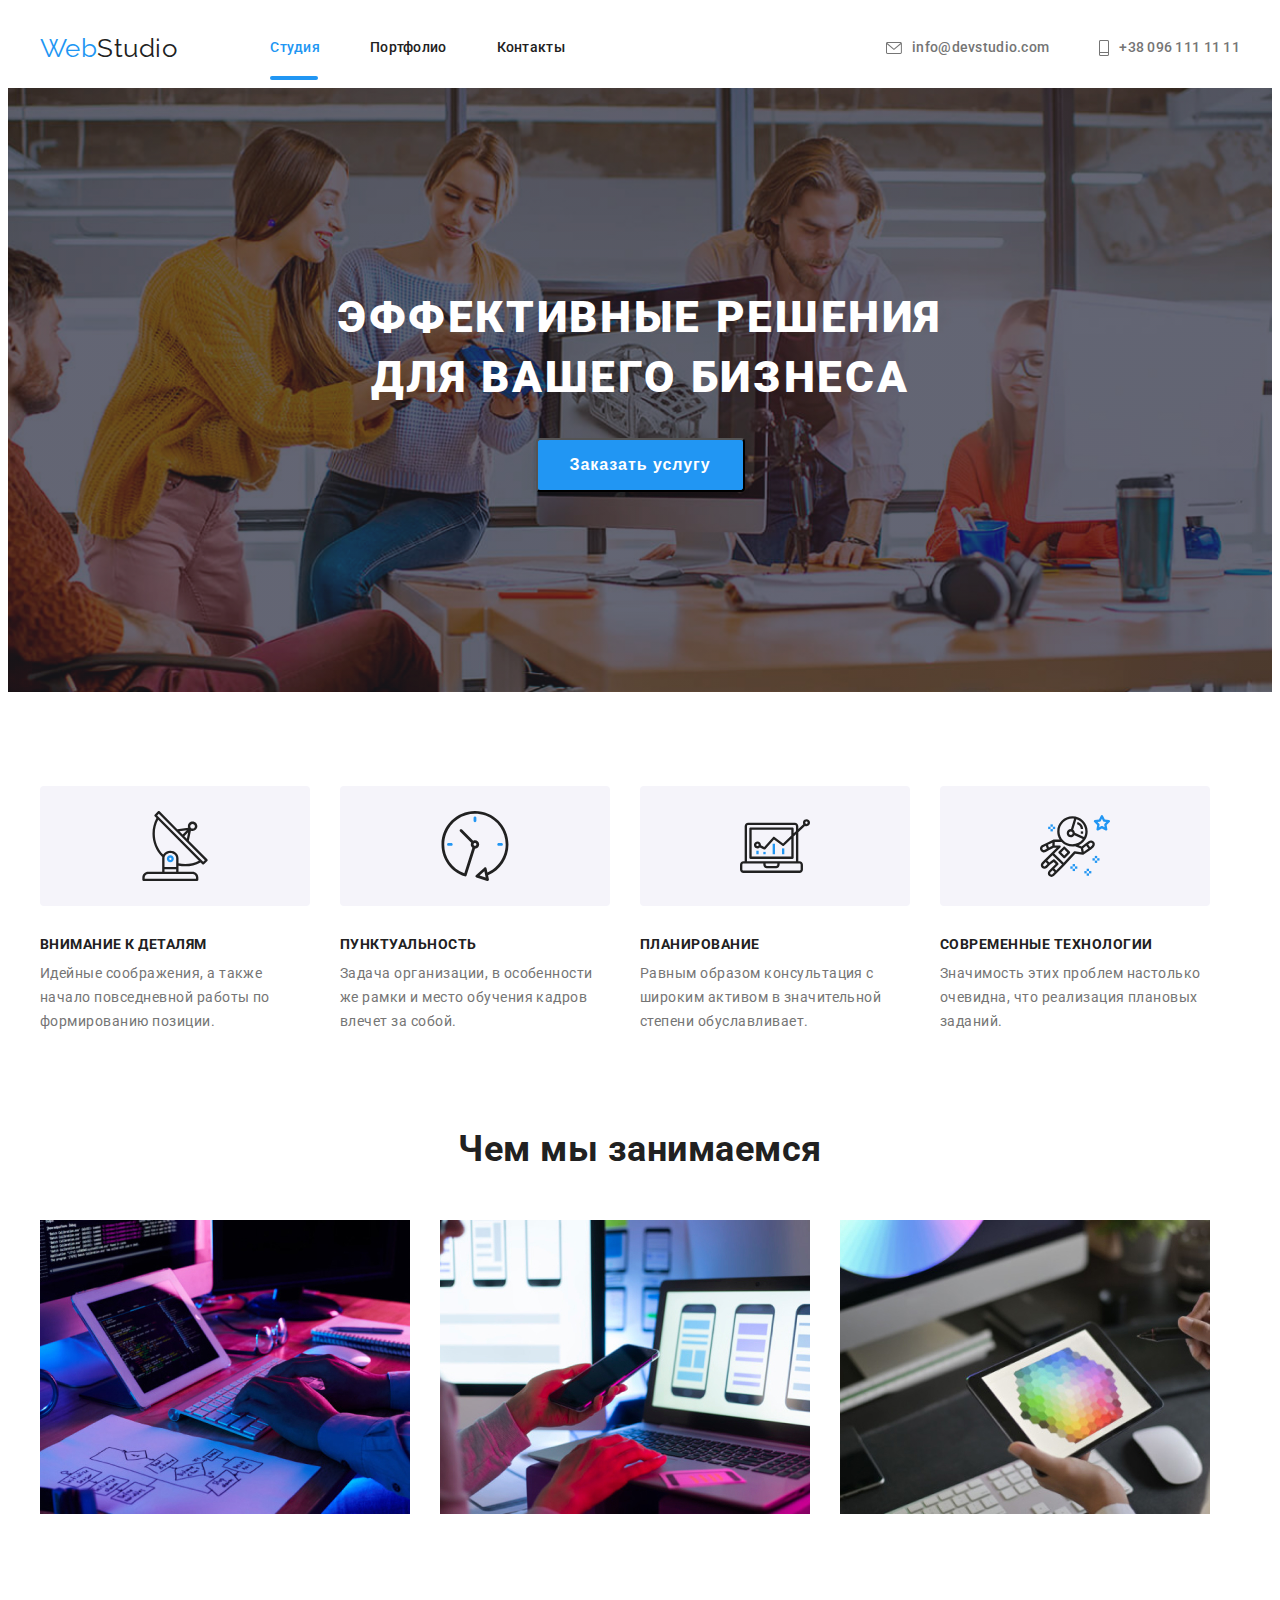
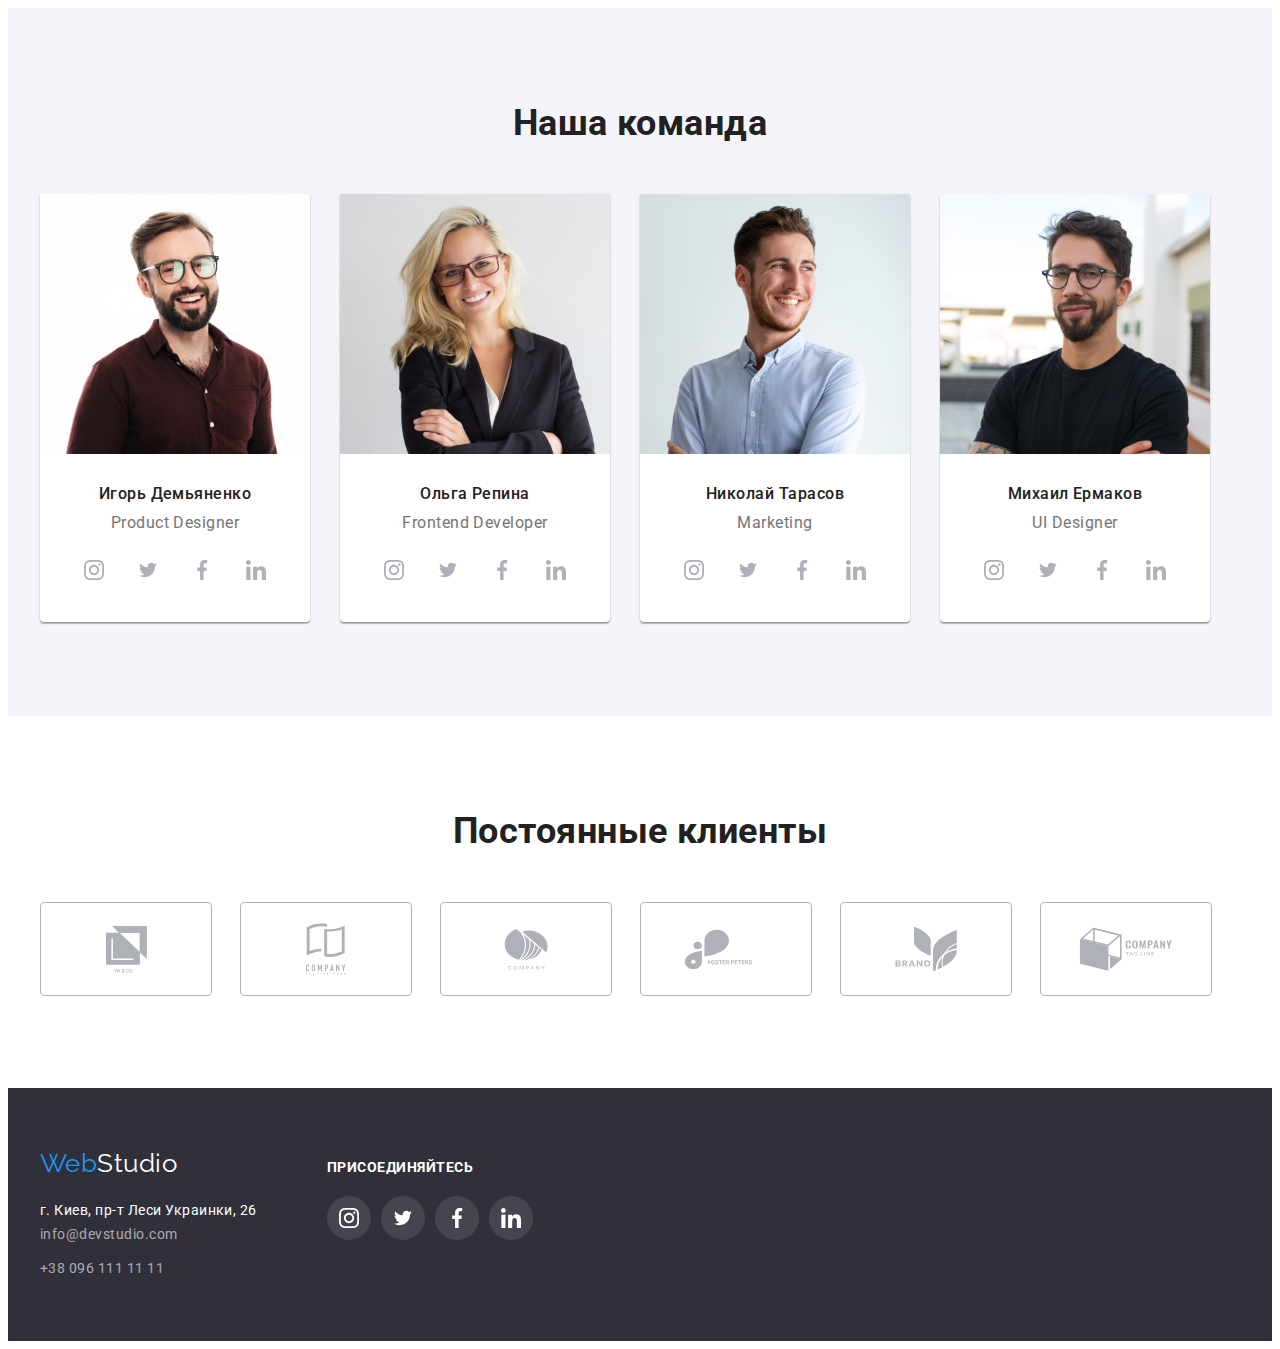
<file: index.html>
<!DOCTYPE html>
<html lang="ru">
<head>
   <meta charset="UTF-8">
   <meta http-equiv="X-UA-Compatible" content="IE=edge">
   <meta name="viewport" content="width=device-width, initial-scale=1.0">
   <link rel="stylesheet" href="https://cdnjs.cloudflare.com/ajax/libs/modern-normalize/1.1.0/modern-normalize.min.css" integrity="sha512-wpPYUAdjBVSE4KJnH1VR1HeZfpl1ub8YT/NKx4PuQ5NmX2tKuGu6U/JRp5y+Y8XG2tV+wKQpNHVUX03MfMFn9Q==" crossorigin="anonymous" referrerpolicy="no-referrer" />
   <link rel="preconnect" href="https://fonts.googleapis.com">
   <link rel="preconnect" href="https://fonts.gstatic.com" crossorigin>
   <link href="https://fonts.googleapis.com/css2?family=Raleway:wght@700&family=Roboto:wght@400;500;700;900&display=swap" rel="stylesheet">
   <link rel="stylesheet" href="./css/style.css">
   <title>WebStudio</title>
</head>
<body>   
   <header> 
      <div class="container navigation">       
         <nav class="container-nav">
            <a href="" class="logoheader"><span class="logo-web">Web</span>Studio</a>
            <ul class="site-nav list">
               <li class="item"><a href="" class="link studio">Студия</a></li>
               <li class="item"><a href="./portfolio..html" class="link">Портфолио</a></li>
               <li class="item"><a href="" class="link">Контакты</a></li>
            </ul>
         </nav>      
            <ul class="auth-nav list">
               <li class="item"><a href="mailto:info@devstudio.com" class="link">
                  <svg class="icon-header" width="16" height="12" >
                     <use href="./images/symbol-defs.svg#icon-mail">
                     </use>
                  </svg>info@devstudio.com</a></li>
               <li class="item"><a href="tel:+380961111111" class="link">
                  <svg class="icon-header" width="10" height="16" >
                     <use href="./images/symbol-defs.svg#icon-Phone">
                     </use>
                  </svg>+38 096 111 11 11</a></li>
            </ul> 
      </div>                     
   </header> 

   <main>              
      <section class="section hero">                   
         <h1 class="hero-title">Эффективные решения <br> для вашего бизнеса</h1>
         <button class="button text" type="button" data-modal-open> Заказать услугу </button>        
      </section>          
         
      <section  class="aboutme-list"> 
         <div class="container">
            <h2 class="visually-hidden">О нас</h2>      
            <ul class="about">
               <li class="aboutme">
                  <div class="thumb">
                     <svg class="icon-about" width="70" height="70">
                        <use href="./images/symbol-defs.svg#icon-antenna">
                        </use>
                     </svg>
                  </div>  
                  <h3 class="aboutme-title">Внимание к деталям</h3>
                  <p class="text">Идейные соображения, а также начало повседневной работы по формированию позиции.</p>
               </li>
               <li class="aboutme">
                  <div class="thumb">
                  <svg class="icon-about" width="70" height="70">
                     <use href="./images/symbol-defs.svg#icon-clock">
                     </use>
                  </svg>
                  </div> 
                  <h3 class="aboutme-title">Пунктуальность</h3>
                  <p class="text">Задача организации, в особенности же рамки и место обучения кадров влечет за собой.</p>
               </li>
               <li class="aboutme">                  
                  <div class="thumb">
                     <svg class="icon-about" width="70" height="70">
                        <use href="./images/symbol-defs.svg#icon-diagramma">
                        </use>
                     </svg>
                  </div>  
                  <h3 class="aboutme-title">Планирование</h3>
                  <p class="text">Равным образом консультация с широким активом в значительной степени обуславливает.</p>
               </li>
               <li class="aboutme"> 
                  <div class="thumb">
                     <svg class="icon-about" width="70" height="70">
                        <use href="./images/symbol-defs.svg#icon-astronaut">
                        </use>
                     </svg>
                     </div> 
                  <h3 class="aboutme-title">Современные технологии</h3>
                  <p class="text">Значимость этих проблем настолько очевидна, что реализация плановых заданий.</p>
               </li>
            </ul>
         </div>           
      </section>       

      <section  class="whatdoing">
         <div class="container">       
            <h2 class="whatdoing-title">Чем мы занимаемся</h2>
            <ul class="doing">
               <li class="doing-inage"><img src="images/img1.jpg" alt="Отладка сайта для планшета" width="370"></li>
               <li class="doing-inage"><img src="images/img2.jpg" alt="Отладка сайта для мобильного телефона" width="370"></li>
               <li class="doing-inage"><img src="images/img3.jpg" alt="Выбор цветовой гаммы" width="370"></li>
            </ul> 
         </div>       
      </section>
         
      <section class="ourteam"> 
         <div class="container">    
            <h2 class="ourteam-title">Наша команда</h2>
            <ul class="our-people">                    
               <li class="our-team">
                  <article class="card">
                     <div class="card-img">
                        <img src="images/IgorDemyanenko.jpg" alt="Игорь Демьяненко" width="270">
                     </div>
                     <div class="card-content-people">
                        <h3 class="name-person">Игорь Демьяненко</h3>
                        <p class="ourteam-text">Product Designer</p>
                        <ul class="sosial-list">
                           <li class="sosial-items">
                              <a href="" class="social-link" aria-label="Ссылка на Instagram">
                                 <svg class="icon-social" width="20" height="20" >
                                    <use href="./images/symbol-defs.svg#icon-instagram">
                                    </use>
                                 </svg>
                              </a>
                           </li>
                           <li class="sosial-items">
                              <a href="" class="social-link" aria-label="Ссылка на Twitter">
                                 <svg class="icon-social" width="20" height="16">
                                    <use href="./images/symbol-defs.svg#icon-twitter">
                                    </use>
                                 </svg>
                              </a>
                           </li>
                           <li class="sosial-items">
                              <a href="" class="social-link" aria-label="Ссылка на Facebook">
                                 <svg class="icon-social" width="20" height="30" >
                                    <use href="./images/symbol-defs.svg#icon-facebook">
                                    </use>
                                 </svg>
                              </a>
                           </li>
                           <li class="sosial-items">
                              <a href="" class="social-link" aria-label="Ссылка на Linkedin">
                                 <svg class="icon-social" width="20" height="20" >
                                    <use href="./images/symbol-defs.svg#icon-linkedin">
                                    </use>
                                 </svg>
                              </a>
                           </li>
                        </ul>
                     </div>
                  </article>
               </li>                                     
               <li class="our-team">
                  <article class="card">    
                     <div class="card-img">
                        <img src="images/OlgaRepina.jpg" alt="Ольга Репина" width="270">
                     </div>
                     <div class="card-content-people">
                        <h3 class="name-person">Ольга Репина</h3>
                        <p class="ourteam-text">Frontend Developer</p>
                        <ul class="sosial-list">
                           <li class="sosial-items">
                              <a href="" class="social-link" aria-label="Ссылка на Instagram">
                                 <svg class="icon-social" width="20" height="20" >
                                    <use href="./images/symbol-defs.svg#icon-instagram">
                                    </use>
                                 </svg>
                              </a>
                           </li>
                           <li class="sosial-items">
                              <a href="" class="social-link" aria-label="Ссылка на Twitter">
                                 <svg class="icon-social" width="20" height="16">
                                    <use href="./images/symbol-defs.svg#icon-twitter">
                                    </use>
                                 </svg>
                              </a>
                           </li>
                           <li class="sosial-items">
                              <a href="" class="social-link" aria-label="Ссылка на Facebook">
                                 <svg class="icon-social" width="20" height="30">
                                    <use href="./images/symbol-defs.svg#icon-facebook">
                                    </use>
                                 </svg>
                              </a>
                           </li>
                           <li class="sosial-items">
                              <a href="" class="social-link" aria-label="Ссылка на Linkedin">
                                 <svg class="icon-social" width="20" height="20">
                                    <use href="./images/symbol-defs.svg#icon-linkedin">
                                    </use>
                                 </svg>
                              </a>
                           </li>
                        </ul>
                     </div>
                  </article> 
               </li> 
               <li class="our-team">
                  <article class="card">    
                     <div class="card-img">
                        <img src="images/NikolayTarasov.jpg" alt="Николай Тарасов" width="270">
                     </div>
                     <div class="card-content-people">
                        <h3 class="name-person">Николай Тарасов</h3>
                        <p class="ourteam-text">Marketing</p>
                        <ul class="sosial-list">
                           <li class="sosial-items">
                              <a href="" class="social-link" aria-label="Ссылка на Instagram">
                                 <svg class="icon-social" width="20" height="20" >
                                    <use href="./images/symbol-defs.svg#icon-instagram">
                                    </use>
                                 </svg>
                              </a>
                           </li>
                           <li class="sosial-items">
                              <a href="" class="social-link" aria-label="Ссылка на Twitter">
                                 <svg class="icon-social" width="20" height="16">
                                    <use href="./images/symbol-defs.svg#icon-twitter">
                                    </use>
                                 </svg>
                              </a>
                           </li>
                           <li class="sosial-items">
                              <a href="" class="social-link" aria-label="Ссылка на Facebook">
                                 <svg class="icon-social" width="20" height="30" >
                                    <use href="./images/symbol-defs.svg#icon-facebook">
                                    </use>
                                 </svg>
                              </a>
                           </li>
                           <li class="sosial-items">
                              <a href="" class="social-link" aria-label="Ссылка на Linkedin">
                                 <svg class="icon-social" width="20" height="20" >
                                    <use href="./images/symbol-defs.svg#icon-linkedin">
                                    </use>
                                 </svg>
                              </a>
                           </li>
                        </ul>
                     </div>
                  </article>   
               </li>
               <li class="our-team">
                  <article class="card"> 
                     <div class="card-img">
                        <img src="images/MikhailErmakov.jpg" alt="Михаил Ермаков" width="270">
                     </div>
                     <div class="card-content-people">
                        <h3 class="name-person">Михаил Ермаков</h3>
                        <p class="ourteam-text">UI Designer</p>
                        <ul class="sosial-list">
                           <li class="sosial-items">
                              <a href="" class="social-link" aria-label="Ссылка на Instagram">
                                 <svg class="icon-social" width="20" height="20" >
                                    <use href="./images/symbol-defs.svg#icon-instagram">
                                    </use>
                                 </svg>
                              </a>
                           </li>
                           <li class="sosial-items">
                              <a href="" class="social-link" aria-label="Ссылка на Twitter">
                                 <svg class="icon-social" width="20" height="16">
                                    <use href="./images/symbol-defs.svg#icon-twitter">
                                    </use>
                                 </svg>
                              </a>
                           </li>
                           <li class="sosial-items">
                              <a href href="" class="social-link" aria-label="Ссылка на Facebook">
                                 <svg class="icon-social" width="20" height="30" >
                                    <use href="./images/symbol-defs.svg#icon-facebook">
                                    </use>
                                 </svg>
                              </a>
                           </li>
                           <li class="sosial-items">
                              <a href="" class="social-link" aria-label="Ссылка на Linkedin">
                                 <svg class="icon-social" width="20" height="20" >
                                    <use href="./images/symbol-defs.svg#icon-linkedin">
                                    </use>
                                 </svg>
                              </a>
                           </li>
                        </ul>
                     </div>
                  </article>  
               </li>                    
            </ul> 
         </div>       
      </section> 
      <section class="ourclients">
         <div class="container">            
            <h2 class="clients-title">Постоянные клиенты</h2>
            <ul class="our-clients">
               <li class="client-logo">
                  <a href="" class="client-link link">
                     <svg class="clients-icon" width="41" height="47">
                        <use href="./images/symbol-defs.svg#icon-client-1">
                        </use>
                     </svg>
                  </a> 
               </li>
               <li class="client-logo">
                  <a href="" class="client-link">
                     <svg class="clients-icon" width="40" height="52">
                        <use href="./images/symbol-defs.svg#icon-client-2">
                        </use>
                     </svg>
                  </a> 
               </li>
               <li class="client-logo">
                  <a href="" class="client-link">
                     <svg class="clients-icon" width="44" height="42">
                        <use href="./images/symbol-defs.svg#icon-client-3">
                        </use>
                     </svg>
                  </a> 
               </li>
               <li class="client-logo">
                  <a href="" class="client-link">
                     <svg class="clients-icon" width="85" height="41">
                        <use href="./images/symbol-defs.svg#icon-client-4">
                        </use>
                     </svg>
                  </a> 
               </li>
               <li class="client-logo">
                  <a href="" class="client-link">
                     <svg class="clients-icon" width="63" height="46">
                        <use href="./images/symbol-defs.svg#icon-client-5">
                        </use>
                     </svg>
                  </a> 
               </li>               
               <li class="client-logo">
                  <a href="" class="client-link">
                     <svg class="clients-icon" width="94" height="44">
                        <use href="./images/symbol-defs.svg#icon-client-6">
                        </use>
                     </svg>
                  </a> 
               </li>
            </ul>
         </div>   
      </section>        
   </main>
   
   <footer class="footer">
      <div class="container"> 
         <div class="container-adress">                             
            <a href="" class="logofooter"><span class="logo-footer">Web</span>Studio</a>
               <address class="footer-nav">
                  <p class="footer-text">г. Киев, пр-т Леси Украинки, 26</p>
                  <ul class="nav-footer">
                     <li class="item-nav"><a href="mailto:info@devstudio.com" class="foter">info@devstudio.com</a></li>
                     <li class="item-nav"><a href="tel:+380961111111" class="foter">+38 096 111 11 11</a></li>
                  </ul>                   
               </address>
         </div>
         <div class="footer-sosial">       
            <p class="appeal-title">присоединяйтесь</p>
               <ul class="sosial-list">
                  <li class="sosial-items">
                     <a class="social-link link" href="" aria-label="Ссылка на Instagram">
                        <svg class="icon-social-footer" width="20" height="20" >
                           <use href="./images/symbol-defs.svg#icon-instagram">
                           </use>
                        </svg>
                     </a>
                  </li>
                  <li class="sosial-items">
                     <a href="" class="social-link" aria-label="Ссылка на Twitter">
                        <svg class="icon-social-footer" width="20" height="16">
                           <use href="./images/symbol-defs.svg#icon-twitter">
                           </use>
                        </svg>
                     </a>
                  </li>
                  <li class="sosial-items">
                     <a href="" class="social-link" aria-label="Ссылка на Facebook">
                        <svg class="icon-social-footer" width="20" height="30" >
                           <use href="./images/symbol-defs.svg#icon-facebook">
                           </use>
                        </svg>
                     </a>
                  </li>
                  <li class="sosial-items">
                     <a href="" class="social-link"  aria-label="Ссылка на Linkedin">
                        <svg class="icon-social-footer" width="20" height="20" >
                           <use href="./images/symbol-defs.svg#icon-linkedin">
                           </use>
                        </svg>
                     </a>
                  </li>
               </ul>
         </div>
      </div>           
   </footer>  
   <div class="backdrop is-hidden" data-modal>
      <div class="modal">
         <button type="button" class="btn-open" data-modal-close>
            <svg class="" width="11" height="11" >
               <use href="./images/symbol-defs.svg#icon-Krest">
               </use>
            </svg>
         </button>
      </div>
   </div>
   <script src="./Js/modal.js"></script>
</body>
</html>
</file>
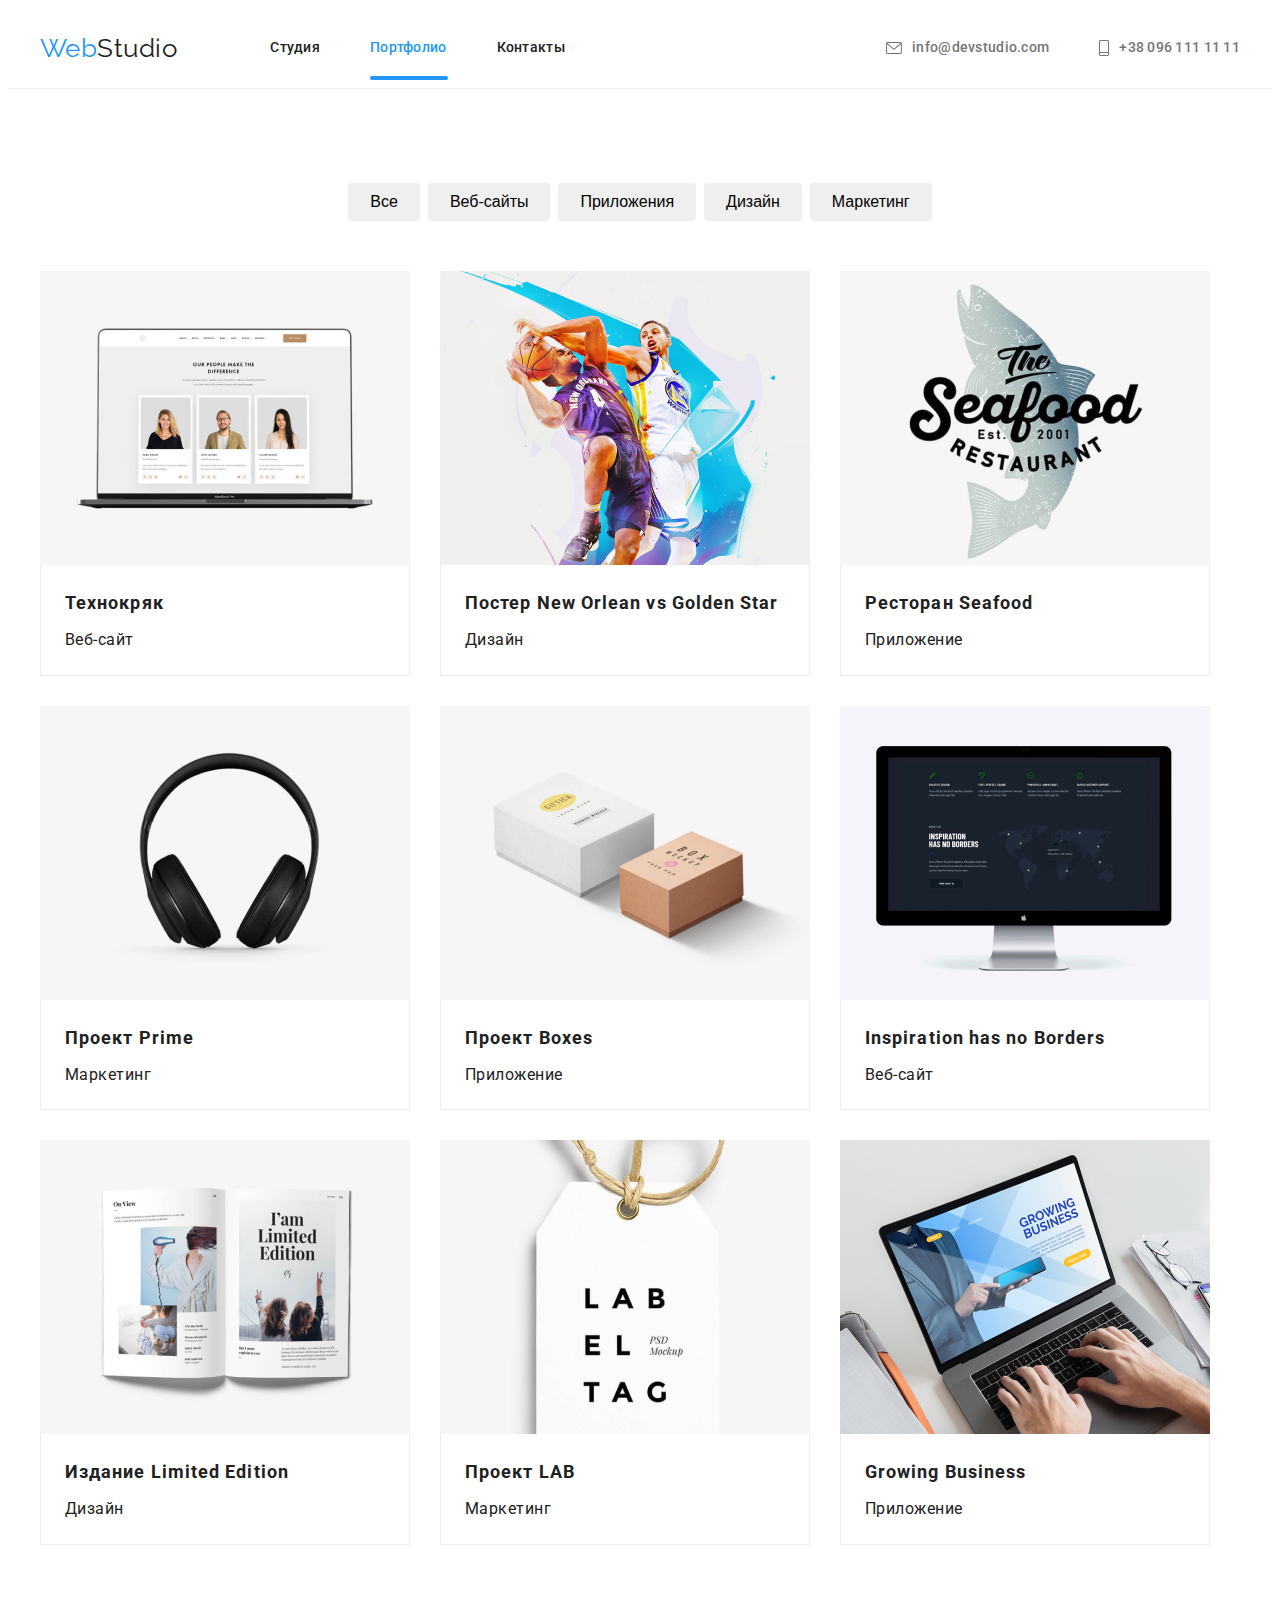
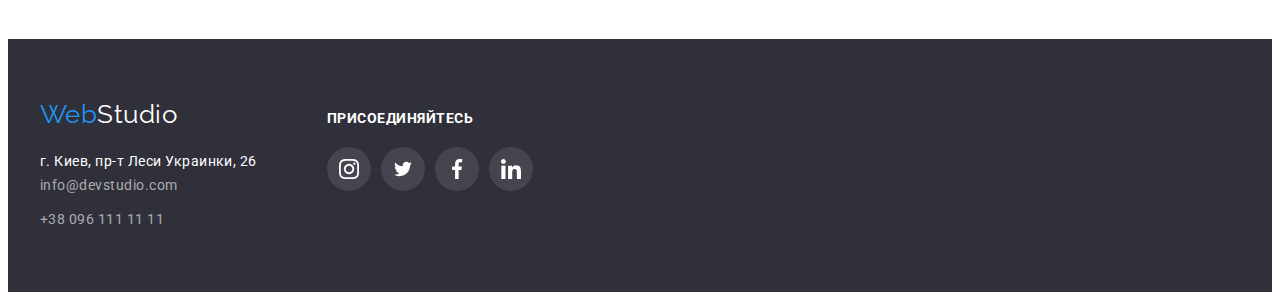
<file: portfolio..html>
<!DOCTYPE html>
<html lang="ru">
<head>
   <meta charset="UTF-8">
   <meta http-equiv="X-UA-Compatible" content="IE=edge">
   <meta name="viewport" content="width=device-width, initial-scale=1.0">
   <link rel="stylesheet" href="https://cdnjs.cloudflare.com/ajax/libs/modern-normalize/1.1.0/modern-normalize.min.css" integrity="sha512-wpPYUAdjBVSE4KJnH1VR1HeZfpl1ub8YT/NKx4PuQ5NmX2tKuGu6U/JRp5y+Y8XG2tV+wKQpNHVUX03MfMFn9Q==" crossorigin="anonymous" referrerpolicy="no-referrer" />
   <link rel="preconnect" href="https://fonts.googleapis.com">
   <link rel="preconnect" href="https://fonts.gstatic.com" crossorigin>
   <link href="https://fonts.googleapis.com/css2?family=Raleway:wght@700&family=Roboto:wght@400;500;700;900&display=swap" rel="stylesheet">
   <link rel="stylesheet" href="./css/style.css">
   <title>portfolio</title>
</head>
<body>   
   <header class="header"> 
      <div class="container navigation">       
         <nav class="container-nav">
            <a href="" class="logoheader"><span class="logo-web">Web</span>Studio</a>
            <ul class="site-nav list">
               <li class="item"><a href="./index.html" class="link">Студия</a></li>
               <li class="item"><a href="" class="link  portfolio">Портфолио</a></li> 
               <li class="item"><a href="" class="link">Контакты</a></li>
            </ul>
         </nav>      
         <ul class="auth-nav list">
            <li class="item"><a href="mailto:info@devstudio.com" class="link">
               <svg class="icon-header" width="16" height="12" >
                  <use href="./images/symbol-defs.svg#icon-mail">
                  </use>
               </svg>info@devstudio.com</a></li>
            <li class="item"><a href="tel:+380961111111" class="link">
               <svg class="icon-header" width="10" height="16" >
                  <use href="./images/symbol-defs.svg#icon-Phone">
                  </use>
               </svg>+38 096 111 11 11</a></li>
         </ul>     
      </div>                     
   </header> 

      <main>
         <section class="portfolio">
            <div class="container">              
               <h2 class="visually-hidden">portfolio</h2>
               <ul class="portfolio-button">
                  <li class="item-portfolio"><button type="button" class="button-portfolio">Все</button></li>
                  <li class="item-portfolio"><button type="button" class="button-portfolio">Веб-сайты</button></li>
                  <li class="item-portfolio"><button type="button" class="button-portfolio">Приложения</button></li>
                  <li class="item-portfolio"><button type="button" class="button-portfolio">Дизайн</button></li>
                  <li class="item-portfolio"><button type="button" class="button-portfolio">Маркетинг</button></li>
               </ul>      
               <ul class="image-portfolio">
                  <li class="item-portfolio">
                     <a href="" class="link-portfilio">                                    
                        <div class="card-thumb">                           
                           <img src="images/img10.jpg" alt="Веб-сайт" width="370">
                           <p class="top-text">Технокряк это современная площадка распространения коронавируса. Компании используют эту платформу для цифрового шпионажа и атак на защищённые сервера конкурентов.</p>
                        </div>
                        <div class="card-content">
                           <h3 class="portfolio-title">Технокряк</h3>
                           <p class="portfolio-text">Веб-сайт</p>
                        </div>                                       
                     </a> 
                  </li>
                  <li class="item-portfolio">
                     <a href="" class="link-portfilio">                    
                        <div class="card-thumb">                                                
                           <img src="images/img11.jpg" alt="Постер New Orlean vs Golden Star" width="370">
                           <p class="top-text">Технокряк это современная площадка распространения коронавируса. Компании используют эту платформу для цифрового шпионажа и атак на защищённые сервера конкурентов.</p>
                        </div>
                        <div class="card-content">
                           <h3 class="portfolio-title">Постер New Orlean vs Golden Star</h3>
                           <p class="portfolio-text">Дизайн</p>
                        </div>
                     </a>                        
                  </li>
                  <li class="item-portfolio">
                     <a href="" class="link-portfilio">                 
                        <div class="card-thumb"> 
                           <img src="images/img12.jpg" alt="Ресторан Seafood" width="370">
                           <p class="top-text">Технокряк это современная площадка распространения коронавируса. Компании используют эту платформу для цифрового шпионажа и атак на защищённые сервера конкурентов.</p>
                        </div>
                        <div class="card-content">
                           <h3 class="portfolio-title">Ресторан Seafood</h3>
                           <p class="portfolio-text">Приложение</p>
                        </div>
                     </a>                           
                  </li>
                  <li class="item-portfolio">
                     <a href="" class="link-portfilio">                        
                        <div class="card-thumb"> 
                           <img src="images/img13.jpg" alt="Проект Prime" width="370">
                           <p class="top-text">Технокряк это современная площадка распространения коронавируса. Компании используют эту платформу для цифрового шпионажа и атак на защищённые сервера конкурентов.</p>
                        </div>
                        <div class="card-content">
                           <h3 class="portfolio-title">Проект Prime</h3>
                           <p class="portfolio-text">Маркетинг</p>
                        </div>
                     </a>                      
                  </li>
                  <li class="item-portfolio">
                     <a href="" class="link-portfilio">                 
                        <div class="card-thumb"> 
                           <img src="images/img14.jpg" alt="Проект Boxes" width="370">
                           <p class="top-text">Технокряк это современная площадка распространения коронавируса. Компании используют эту платформу для цифрового шпионажа и атак на защищённые сервера конкурентов.</p>
                        </div>
                        <div class="card-content">
                           <h3 class="portfolio-title">Проект Boxes</h3>
                           <p class="portfolio-text">Приложение</p>
                        </div>                     
                     </a>   
                  </li>
                  <li class="item-portfolio">
                     <a href="" class="link-portfilio">                     
                        <div class="card-thumb"> 
                           <img src="images/img15.jpg" alt="Inspiration has no Borders" width="370">
                           <p class="top-text">Технокряк это современная площадка распространения коронавируса. Компании используют эту платформу для цифрового шпионажа и атак на защищённые сервера конкурентов.</p>
                        </div>
                        <div class="card-content">
                           <h3 class="portfolio-title">Inspiration has no Borders</h3>
                           <p class="portfolio-text">Веб-сайт</p>
                        </div>
                     </a>    
                  </li>
                  <li class="item-portfolio">
                     <a href="" class="link-portfilio">                    
                        <div class="card-thumb"> 
                           <img src="images/img16.jpg" alt="Издание Limited Edition" width="370">
                           <p class="top-text">Технокряк это современная площадка распространения коронавируса. Компании используют эту платформу для цифрового шпионажа и атак на защищённые сервера конкурентов.</p>
                        </div>
                        <div class="card-content">
                           <h3 class="portfolio-title">Издание Limited Edition</h3>
                           <p class="portfolio-text">Дизайн</p>
                        </div>                    
                     </a>
                  </li>
                  <li class="item-portfolio">
                     <a href="" class="link-portfilio">                     
                        <div class="card-thumb"> 
                           <img src="images/img17.jpg" alt="Проект LAB" width="370">
                           <p class="top-text">Технокряк это современная площадка распространения коронавируса. Компании используют эту платформу для цифрового шпионажа и атак на защищённые сервера конкурентов.</p>
                        </div>
                        <div class="card-content">
                           <h3 class="portfolio-title">Проект LAB</h3>
                           <p class="portfolio-text">Маркетинг</p>
                        </div>                    
                     </a>
                  </li>
                  <li class="item-portfolio">
                     <a href="" class="link-portfilio">                      
                        <div class="card-thumb"> 
                           <img src="images/img18.jpg" alt="Growing Business" width="370">
                           <p class="top-text">Технокряк это современная площадка распространения коронавируса. Компании используют эту платформу для цифрового шпионажа и атак на защищённые сервера конкурентов.</p>
                        </div>
                        <div class="card-content">
                           <h3 class="portfolio-title">Growing Business</h3>
                           <p class="portfolio-text">Приложение</p>
                        </div>                     
                     </a>
                  </li>
               </ul> 
            </div>       
         </section>     
      </main>
      
      <footer class="footer">
         <div class="container"> 
            <div class="container-adress">                             
               <a href="" class="logofooter"><span class="logo-footer">Web</span>Studio</a>
                  <address class="footer-nav">
                     <p class="footer-text">г. Киев, пр-т Леси Украинки, 26</p>
                     <ul class="nav-footer">
                        <li class="item-nav"><a href="mailto:info@devstudio.com" class="foter">info@devstudio.com</a></li>
                        <li class="item-nav"><a href="tel:+380961111111" class="foter">+38 096 111 11 11</a></li>
                     </ul>                   
                  </address>
            </div>
            <div class="footer-sosial">       
               <p class="appeal-title">присоединяйтесь</p>
                  <ul class="sosial-list">
                     <li class="sosial-items">
                        <a class="social-link link" href="" aria-label="Ссылка на Instagram">
                           <svg class="icon-social-footer" width="20" height="20" >
                              <use href="./images/symbol-defs.svg#icon-instagram">
                              </use>
                           </svg>
                        </a>
                     </li>
                     <li class="sosial-items">
                        <a href="" class="social-link" aria-label="Ссылка на Twitter">
                           <svg class="icon-social-footer" width="20" height="16">
                              <use href="./images/symbol-defs.svg#icon-twitter">
                              </use>
                           </svg>
                        </a>
                     </li>
                     <li class="sosial-items">
                        <a href="" class="social-link" aria-label="Ссылка на Facebook">
                           <svg class="icon-social-footer" width="20" height="30" >
                              <use href="./images/symbol-defs.svg#icon-facebook">
                              </use>
                           </svg>
                        </a>
                     </li>
                     <li class="sosial-items">
                        <a href="" class="social-link" aria-label="Ссылка на Linkedin">
                           <svg class="icon-social-footer" width="20" height="20" >
                              <use href="./images/symbol-defs.svg#icon-linkedin">
                              </use>
                           </svg>
                        </a>
                     </li>
                  </ul>
            </div>
         </div>           
      </footer>
</body>
</html>
</file>
<file: css/style.css>
:root {
  --title-text-color: #212121;
  --accent-color: #2196f3;
  --text-color: #757575;
  --link-color-footer: rgba(255, 255, 255, 0.6);
  --white-color: #ffffff;
  --bg-button: #f5f4fa;
  --background-hero: #2f303a;
  --icon-color: #afb1b8;
}
body {
  color: var(--text-color);
  font-family: Roboto, sans-serif;
  letter-spacing: 0.03em;
}
p,
h1,
h2,
h3,
h4,
h5,
h6 {
  margin-top: 0;
  margin-bottom: 0;
}
ul {
  margin-top: 0;
  margin-bottom: 0;
  padding-left: 0;
}
li {
  list-style: none;
}
img {
  display: block;
  min-width: 100%;
}
a {
  text-decoration: none;
}
.link {
  text-decoration: none;
}

/* стилизация header */

.container {
  margin-left: auto;
  margin-right: auto;
  width: 1200px;
  padding-left: 15px;
  padding-right: 15px;
}
.container-nav {
  display: flex;
  align-items: center;
}
.container.navigation {
  display: flex;
}
.header {
  border-bottom: 1px solid #ececec;
}
.logoheader {
  font-family: Raleway, sans-serif;
  font-size: 26px;
  line-height: 1.19;
  color: var(--title-text-color);
  text-decoration: none;

  transition: color 250ms cubic-bezier(0.4, 0, 0.2, 1);
}
.logoheader:hover,
.logoheader:focus {
  color: var(--accent-color);
}
.logo-web {
  color: var(--accent-color);

  transition: color 250ms cubic-bezier(0.4, 0, 0.2, 1);
}
.logo-web:hover,
.logo-web:focus {
  color: var(--title-text-color);
}

/* стилизация nav */

.item .link.studio::after {
  content: '';
  display: block;
  position: absolute;
  width: 48px;
  height: 4px;
  top: 76px;
  background-color: var(--accent-color);
  border-radius: 2px;
}

.item .link.studio,
.item .link.portfolio {
  color: var(--accent-color);
}

.item .link.portfolio::after {
  content: '';
  display: block;
  position: absolute;
  width: 78px;
  height: 4px;
  top: 76px;
  background: #2196f3;
  border-radius: 2px;
}

.site-nav {
  display: flex;
  margin-left: 93px;
}
.site-nav .item + .item {
  margin-left: 50px;
}
.site-nav .link {
  display: block;
  padding-top: 32px;
  padding-bottom: 32px;

  color: var(--title-text-color);
  font-weight: 500;
  font-size: 14px;
  line-height: 1.14;
  letter-spacing: 0.02em;

  transition: color 250ms cubic-bezier(0.4, 0, 0.2, 1);
}

.site-nav .link:hover,
.site-nav .link:focus {
  color: var(--accent-color);
}
.auth-nav {
  display: flex;
}
.auth-nav.list {
  align-items: center;
  display: flex;
  margin-left: auto;
}
.auth-nav .item + .item {
  margin-left: 50px;
}
.auth-nav .link {
  padding-top: 32px;
  padding-bottom: 32px;
  display: flex;
  align-items: center;

  color: var(--text-color);
  font-size: 14px;
  line-height: 1.14;
  letter-spacing: 0.02em;
  font-weight: 500;
  text-decoration: none;

  transition: color 250ms cubic-bezier(0.4, 0, 0.2, 1);
}

.auth-nav .link:hover,
.auth-nav .link:focus {
  color: var(--accent-color);
}
.icon-header {
  margin-right: 10px;
  fill: var(--text-color);

  transition: fill 250ms cubic-bezier(0.4, 0, 0.2, 1);
}

.auth-nav .link:hover > .icon-header {
  fill: var(--accent-color);
}
.auth-nav .link:focus > .icon-header {
  fill: currentColor;
}
/* стилизация hero */
.section.hero {
  padding-top: 200px;
  padding-bottom: 200px;
  flex-direction: column;
  text-align: center;

  background-image: linear-gradient(
      rgba(47, 48, 58, 0.4),
      rgba(47, 48, 58, 0.4)
    ),
    url(../images/Img.jpg);
  background-repeat: no-repeat;
  background-position: center;
  background-size: cover;
}
.hero-title {
  margin-bottom: 30px;
  text-align: center;

  color: var(--white-color);
  font-size: 44px;
  line-height: 1.36;
  letter-spacing: 0.06em;
  font-weight: 900;
  text-transform: uppercase;
}
.button {
  align-items: center;
  padding: 10px 32px;
  box-shadow: 0px 4px 4px rgba(0, 0, 0, 0.15);
  border-radius: 4px;
  background-color: var(--accent-color);
  color: var(--white-color);
  cursor: pointer;
}
.button.text {
  text-align: center;
  font-weight: 700;
  font-size: 16px;
  line-height: 1.88;
  letter-spacing: 0.06em;
}

/* стилизация section about me */
.thumb {
  background: #f5f4fa;
  border-radius: 4px;
  width: 270px;
  height: 120px;
  margin-bottom: 30px;
  display: flex;
  justify-content: center;
  align-items: center;
}

.visually-hidden {
  position: absolute;
  width: 1px;
  height: 1px;
  margin: -1px;
  padding: 0;
  overflow: hidden;
  border: 0;
  clip: rect(0 0 0 0);
}
.aboutme-list {
  padding-top: 94px;
  padding-bottom: 0;
}
.about {
  display: flex;
}
.aboutme:not(:last-child) {
  margin-right: 30px;
}
.aboutme {
  width: 270px;
}
.aboutme-title {
  margin-bottom: 10px;
  color: var(--title-text-color);
  font-size: 14px;
  line-height: 1.16;
  text-transform: uppercase;
}
.text {
  font-size: 14px;
  line-height: 1.71;
}

/* стилизация section чем мы занимаемся */
.whatdoing {
  padding-top: 94px;
  padding-bottom: 94px;
}

.whatdoing-title {
  margin-bottom: 50px;
  color: var(--title-text-color);
  font-size: 36px;
  line-height: 1.17;
  text-align: center;
}

.doing-inage:not(:last-child) {
  margin-right: 30px;
}
.doing {
  display: flex;
  margin-left: auto;
  margin-right: auto;
}

/* стилизация section наша команда */
.container-team {
  display: flex;
  flex-direction: column;
  background: #f5f4fa;
}
.ourteam {
  padding-top: 94px;
  padding-bottom: 94px;
  background: var(--bg-button);
}

.ourteam-title {
  margin-bottom: 50px;

  color: var(--title-text-color);
  font-size: 36px;
  line-height: 1.17;
  text-align: center;
}
.card-content-people {
  padding-top: 30px;
  padding-bottom: 30px;
  align-items: center;
}
.card-img {
  width: 270px;
  height: 260px;
}
.card {
  background: #ffffff;
  box-shadow: 0px 1px 3px rgba(0, 0, 0, 0.12), 0px 1px 1px rgba(0, 0, 0, 0.14),
    0px 2px 1px rgba(0, 0, 0, 0.2);
  border-radius: 0px 0px 4px 4px;
}
.our-people {
  display: flex;
  flex-wrap: wrap;
  margin-left: calc(-1 * 30px);
  margin-top: calc(-1 * 30px);
}
.our-people > .our-team {
  margin-left: 30px;
  margin-top: 30px;
}
.name-person {
  text-align: center;
  margin-bottom: 10px;

  color: var(--title-text-color);
  font-weight: 500;
  font-size: 16px;
  line-height: 1.19;
}
.ourteam-text {
  text-align: center;
  margin-top: 10;
  margin-bottom: 16px;

  color: var(--text-color);
  font-size: 16px;
  line-height: 1.19;
}
.sosial-items:not(:last-child) {
  margin-right: 10px;
}
.sosial-list {
  display: flex;
  justify-content: center;
}
.social-link {
  width: 44px;
  height: 44px;
  display: flex;
  align-items: center;
  justify-content: center;
  border-radius: 50%;
  fill: var(--icon-color);

  transition: background-color 250ms cubic-bezier(0.4, 0, 0.2, 1),
    color 250ms cubic-bezier(0.4, 0, 0.2, 1);
}
.social-link:hover,
.social-link:focus {
  fill: var(--white-color);
  background-color: var(--accent-color);
}

/* наши клиенты */
.ourclients {
  padding-top: 94px;
  padding-bottom: 94px;
}
.clients-title {
  margin-bottom: 50px;

  color: var(--title-text-color);
  font-size: 36px;
  line-height: 1.17;
  text-align: center;
}
.our-clients {
  display: flex;
  margin-left: auto;
  margin-right: auto;
}

.client-logo:not(:last-child) {
  margin-right: 30px;
}

.client-logo {
  width: 170px;
  height: 92px;
}
.client-link {
  width: 100%;
  height: 100%;
  display: flex;
  align-items: center;
  justify-content: center;
  border: 1px solid var(--icon-color);
  border-radius: 4px;

  transition: border 250ms cubic-bezier(0.4, 0, 0.2, 1);
}
.clients-icon {
  fill: var(--icon-color);

  transition: fill 250ms cubic-bezier(0.4, 0, 0.2, 1);
}
.client-link:hover,
.client-link:focus {
  border: 1px solid var(--accent-color);
}

.client-link:hover .clients-icon,
.client-link:focus .clients-icon {
  fill: var(--accent-color);
}

/* стилизация footer */
.footer {
  padding-top: 60px;
  padding-bottom: 60px;
  background: var(--background-hero);
}
.footer .container {
  display: flex;
  align-items: baseline;
}

.logofooter {
  display: block;
  margin-bottom: 20px;
  font-family: Raleway, sans-serif;
  font-size: 26px;
  line-height: 1.19;
  color: var(--white-color);
  text-decoration: none;

  transition: color 250ms cubic-bezier(0.4, 0, 0.2, 1);
}
.logofooter:hover,
.logofooter:focus {
  color: var(--accent-color);
}
.logo-footer {
  color: var(--accent-color);

  transition: color 250ms cubic-bezier(0.4, 0, 0.2, 1);
}
.logo-footer:hover,
.logo-footer:focus {
  color: var(--white-color);
}
.item-nav:not(:first-child) {
  margin-top: 10px;
}

.footer-text {
  color: var(--white-color);
  font-size: 14px;
  line-height: 1.71;
  font-style: normal;
}

.nav-footer .foter {
  color: var(--link-color-footer);
  font-size: 14px;
  line-height: 1.71;
  text-decoration: none;
  font-style: normal;

  transition: color 250ms cubic-bezier(0.4, 0, 0.2, 1);
}
.nav-footer .foter:hover,
.nav-footer .foter:focus {
  color: var(--accent-color);
}

.sosial-items {
  width: 44px;
  height: 44px;
  align-items: center;
  justify-content: center;
  border-radius: 50%;
}

.footer-sosial {
  margin-left: 70px;
}
.icon-social-footer {
  fill: var(--white-color);
}
.sosial-items {
  background-color: rgba(255, 255, 255, 0.1);
}

.appeal-title {
  text-transform: uppercase;
  font-weight: bold;
  font-size: 14px;
  line-height: 1.14;
  color: var(--white-color);
  margin-bottom: 20px;
}

/* стилизация portfolio */
.portfolio-button {
  margin-bottom: 50px;
  display: flex;
  justify-content: center;
}
.portfolio-button .item-portfolio + .item-portfolio {
  margin-left: 8px;
}
.button-portfolio {
  padding: 6px 22px;
  border-radius: 4px;
  font-weight: 500;
  font-size: 16px;
  line-height: 1.62;
  cursor: pointer;
  border: none;
  border-radius: 4px;

  transition: color 250ms cubic-bezier(0.4, 0, 0.2, 1),
    background-color 250ms cubic-bezier(0.4, 0, 0.2, 1),
    box-shadow 250ms cubic-bezier(0.4, 0, 0.2, 1);
}
.button-portfolio:hover,
.button-portfolio:focus {
  box-shadow: 0px 3px 1px rgba(0, 0, 0, 0.1), 0px 1px 2px rgba(0, 0, 0, 0.08),
    0px 2px 2px rgba(0, 0, 0, 0.12);
  background-color: var(--accent-color);
  color: var(--white-color);
}

.image-portfolio {
  display: flex;
  flex-wrap: wrap;
  margin-top: -30px;
  margin-left: -30px;
}
.image-portfolio .item-portfolio {
  margin-left: 30px;
  margin-top: 30px;
}
.card-thumb {
  position: relative;
  overflow: hidden;
}
.top-text {
  position: absolute;
  top: 0;
  left: 0;
  height: 294px;
  padding: 63px 24px;
  font-size: 18px;
  line-height: 1.55;
  color: var(--white-color);
  background-color: rgba(33, 150, 243, 0.9);

  transform: translateY(100%);
  transition: transform 250ms linear;
}

.card-content {
  padding: 20px 24px;
  border-right: 1px solid #eeeeee;
  border-bottom: 1px solid #eeeeee;
  border-left: 1px solid #eeeeee;
}
.link-portfilio {
  display: block;
}
.item-portfolio:hover .top-text,
.item-portfolio:focus .top-text {
  transform: translateY(0%);
}
.item-portfolio:hover,
.item-portfolio:focus {
  box-shadow: 0px 1px 1px rgba(0, 0, 0, 0.12), 0px 4px 4px rgba(0, 0, 0, 0.06),
    1px 4px 6px rgba(0, 0, 0, 0.16);
}
.portfolio {
  padding-top: 94px;
  padding-bottom: 94px;
}
.portfolio-title {
  color: var(--title-text-color);
  font-size: 18px;
  line-height: 2;
  letter-spacing: 0.06em;
}
.portfolio-text {
  color: var(--title-text-color);
  margin-top: 4px;
  font-size: 16px;
  line-height: 1.86;
}
.backdrop {
  position: fixed;
  height: 100vh;
  width: 100vw;
  top: 0;
  background: rgba(0, 0, 0, 0.2);
  transition: opacity 250ms, visibility 250ms;
}
.modal {
  padding: 40px;
  position: absolute;
  width: 528px;
  height: 581px;
  background: #ffffff;
  box-shadow: 0px 1px 3px rgba(0, 0, 0, 0.12), 0px 1px 1px rgba(0, 0, 0, 0.14),
    0px 2px 1px rgba(0, 0, 0, 0.2);
  border-radius: 4px;
  left: 50%;
  top: 50%;
  transform: translate(-50%, -50%);
}
.btn-open {
  width: 30px;
  height: 30px;
  background: #ffffff;
  border: 1px solid rgba(0, 0, 0, 0.1);
  border-radius: 50%;
  position: absolute;
  top: 8px;
  right: 8px;
}

.backdrop.is-hidden {
  opacity: 0;
  visibility: hidden;
  pointer-events: none;
}
</file>
